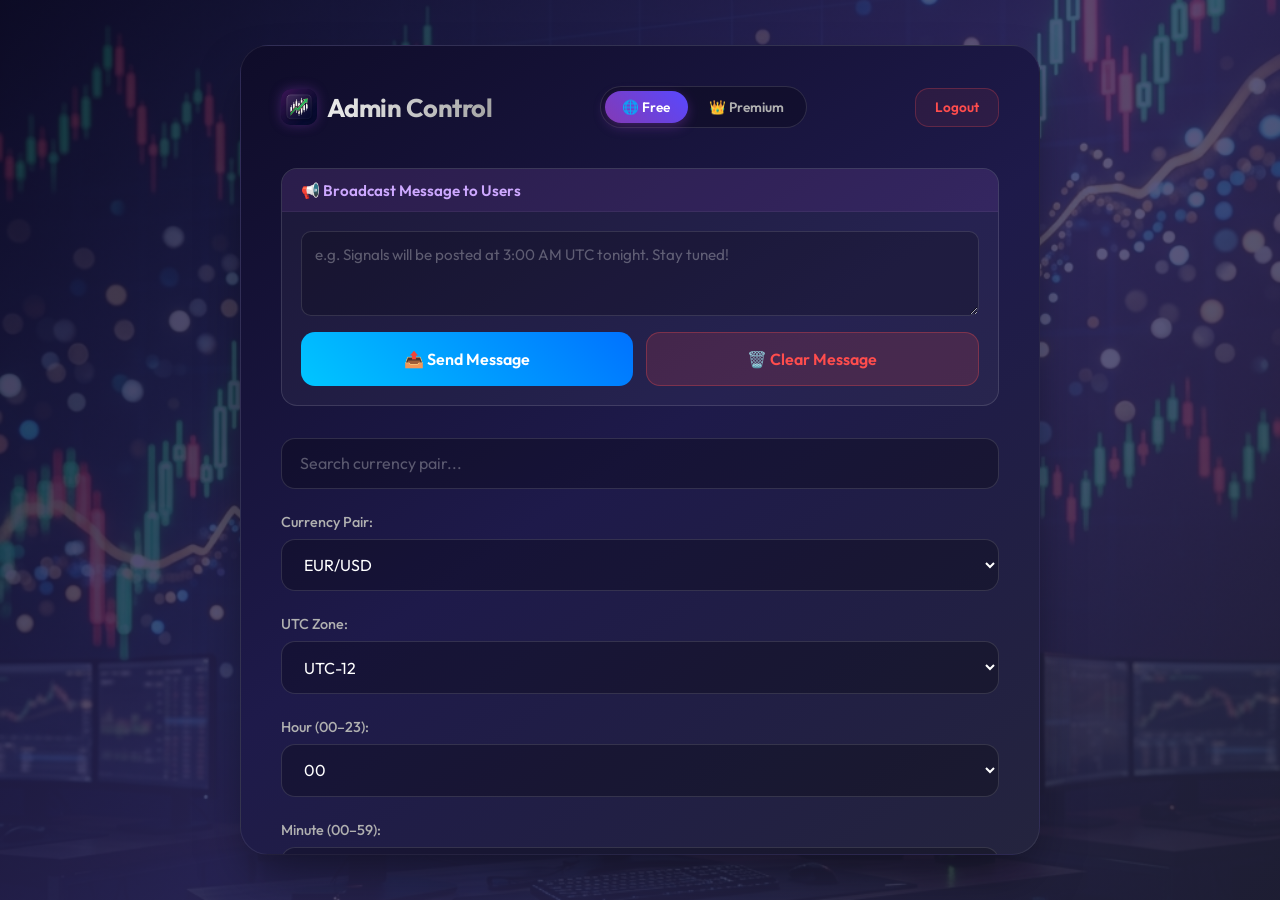
<file: admin.html>
<!DOCTYPE html>
<html lang="en">
<head>
  <meta charset="UTF-8">
  <meta name="viewport" content="width=device-width, initial-scale=1.0">
  <title>Admin Panel</title>
  <link rel="stylesheet" href="style.css">
</head>
<body>
  <div class="container">
    <!-- Top bar with logout -->
    <div class="topbar">
      <h2><img src="logo.png" alt="Logo" class="topbar-logo"> Admin Control</h2>

      <!-- Tier Toggle -->
      <div class="tier-toggle" id="tierToggle" title="Choose who this signal is for">
        <button type="button" class="tier-btn active" id="tierFree" onclick="setTier('free')">🌐 Free</button>
        <button type="button" class="tier-btn" id="tierPremium" onclick="setTier('premium')">👑 Premium</button>
      </div>

      <button id="logoutBtn" class="logout">Logout</button>
    </div>

    <!-- Admin Broadcast Message Section -->
    <div class="admin-broadcast-box">
      <div class="admin-broadcast-header">
        <span>📢 Broadcast Message to Users</span>
      </div>
      <div class="admin-broadcast-body">
        <textarea id="broadcastInput" rows="3" placeholder="e.g. Signals will be posted at 3:00 AM UTC tonight. Stay tuned!"></textarea>
        <div class="admin-broadcast-actions">
          <button type="button" id="sendMsgBtn" class="send-msg-btn">📤 Send Message</button>
          <button type="button" id="clearMsgBtn" class="clear-msg-btn">🗑️ Clear Message</button>
        </div>
        <p id="broadcastStatus" class="broadcast-status" style="display:none;"></p>
      </div>
    </div>

    <input type="text" id="searchPair" placeholder="Search currency pair...">

    <form id="signalForm">
      <label for="pair">Currency Pair:</label>
      <select id="pair" required>
        <option value="EUR/USD">EUR/USD</option>
        <option value="GBP/USD">GBP/USD</option>
        <option value="USD/JPY">USD/JPY</option>
        <option value="AUD/USD">AUD/USD</option>
        <option value="USD/INR">USD/INR</option>
        <option value="CAD/USD">CAD/USD</option>
        <option value="NZD/USD">NZD/USD</option>
        <option value="CHF/USD">CHF/USD</option>
      </select>

      <!-- UTC dropdown -->
      <label for="utcZone">UTC Zone:</label>
      <select id="utcZone" required>
        <option value="UTC-12">UTC-12</option>
        <option value="UTC-11">UTC-11</option>
        <option value="UTC-10">UTC-10</option>
        <option value="UTC-9">UTC-9</option>
        <option value="UTC-8">UTC-8</option>
        <option value="UTC-7">UTC-7</option>
        <option value="UTC-6">UTC-6</option>
        <option value="UTC-5">UTC-5</option>
        <option value="UTC-4">UTC-4</option>
        <option value="UTC-3">UTC-3</option>
        <option value="UTC-2">UTC-2</option>
        <option value="UTC-1">UTC-1</option>
        <option value="UTC">UTC</option>
        <option value="UTC+1">UTC+1</option>
        <option value="UTC+2">UTC+2</option>
        <option value="UTC+3">UTC+3</option>
        <option value="UTC+4">UTC+4</option>
        <option value="UTC+5">UTC+5</option>
        <option value="UTC+6">UTC+6</option>
        <option value="UTC+7">UTC+7</option>
        <option value="UTC+8">UTC+8</option>
        <option value="UTC+9">UTC+9</option>
        <option value="UTC+10">UTC+10</option>
        <option value="UTC+11">UTC+11</option>
        <option value="UTC+12">UTC+12</option>
        <option value="UTC+13">UTC+13</option>
        <option value="UTC+14">UTC+14</option>
      </select>

      <!-- Hour and Minute inputs -->
      <label for="hour">Hour (00–23):</label>
      <select id="hour" required>
        <option value="00">00</option>
        <option value="01">01</option>
        <option value="02">02</option>
        <option value="03">03</option>
        <option value="04">04</option>
        <option value="05">05</option>
        <option value="06">06</option>
        <option value="07">07</option>
        <option value="08">08</option>
        <option value="09">09</option>
        <option value="10">10</option>
        <option value="11">11</option>
        <option value="12">12</option>
        <option value="13">13</option>
        <option value="14">14</option>
        <option value="15">15</option>
        <option value="16">16</option>
        <option value="17">17</option>
        <option value="18">18</option>
        <option value="19">19</option>
        <option value="20">20</option>
        <option value="21">21</option>
        <option value="22">22</option>
        <option value="23">23</option>
      </select>

      <label for="minute">Minute (00–59):</label>
      <input type="number" id="minute" min="0" max="59" required placeholder="00">

      <label for="direction">Direction:</label>
      <select id="direction" required>
        <option value="Buy">Buy</option>
        <option value="Sell">Sell</option>
      </select>

      <label for="confidence">Confidence:</label>
      <select id="confidence" required>
        <option value="50">50%</option>
        <option value="60">60%</option>
        <option value="70">70%</option>
        <option value="80">80%</option>
        <option value="90">90%</option>
        <option value="100">100%</option>
      </select>

      <!-- NEW Martingale dropdown -->
      <label for="martingale">Martingale:</label>
      <select id="martingale" required>
        <option value="None">None</option>
        <option value="Martingale 2">Martingale 2</option>
        <option value="Martingale 3">Martingale 3</option>
      </select>

      <button type="submit">Send Signal</button>
    </form>

    <div id="adminSignals">
      <h3>Sent Signals</h3>
      <ul id="signalList"></ul>
    </div>
  </div>
  <script src="script.js"></script>
</body>
</html>
</file>
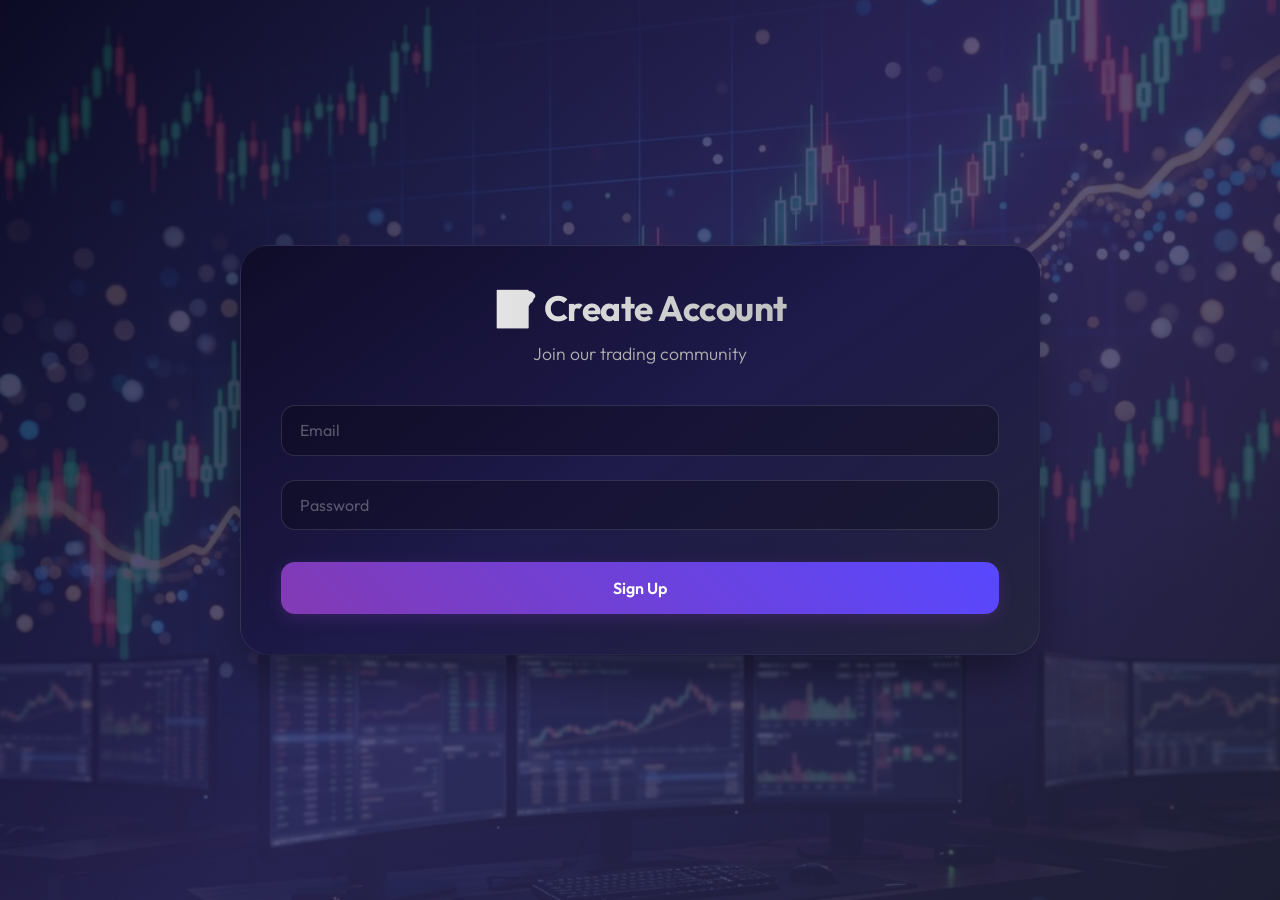
<file: signup.html>
<!DOCTYPE html>
<html lang="en">
<head>
  <meta charset="UTF-8">
  <meta name="viewport" content="width=device-width, initial-scale=1.0">
  <title>Trading App - Sign Up</title>
  <link rel="stylesheet" href="style.css">
</head>
<body>
  <div class="container">
    <h2>📝 Create Account</h2>
    <p class="subtitle">Join our trading community</p>
    <form id="signupForm">
      <input type="text" placeholder="Email" id="signupEmail" required>
      <input type="password" placeholder="Password" id="signupPassword" required>
      <button type="submit">Sign Up</button>
    </form>
  </div>
  <script src="script.js"></script>
</body>
</html>
</file>
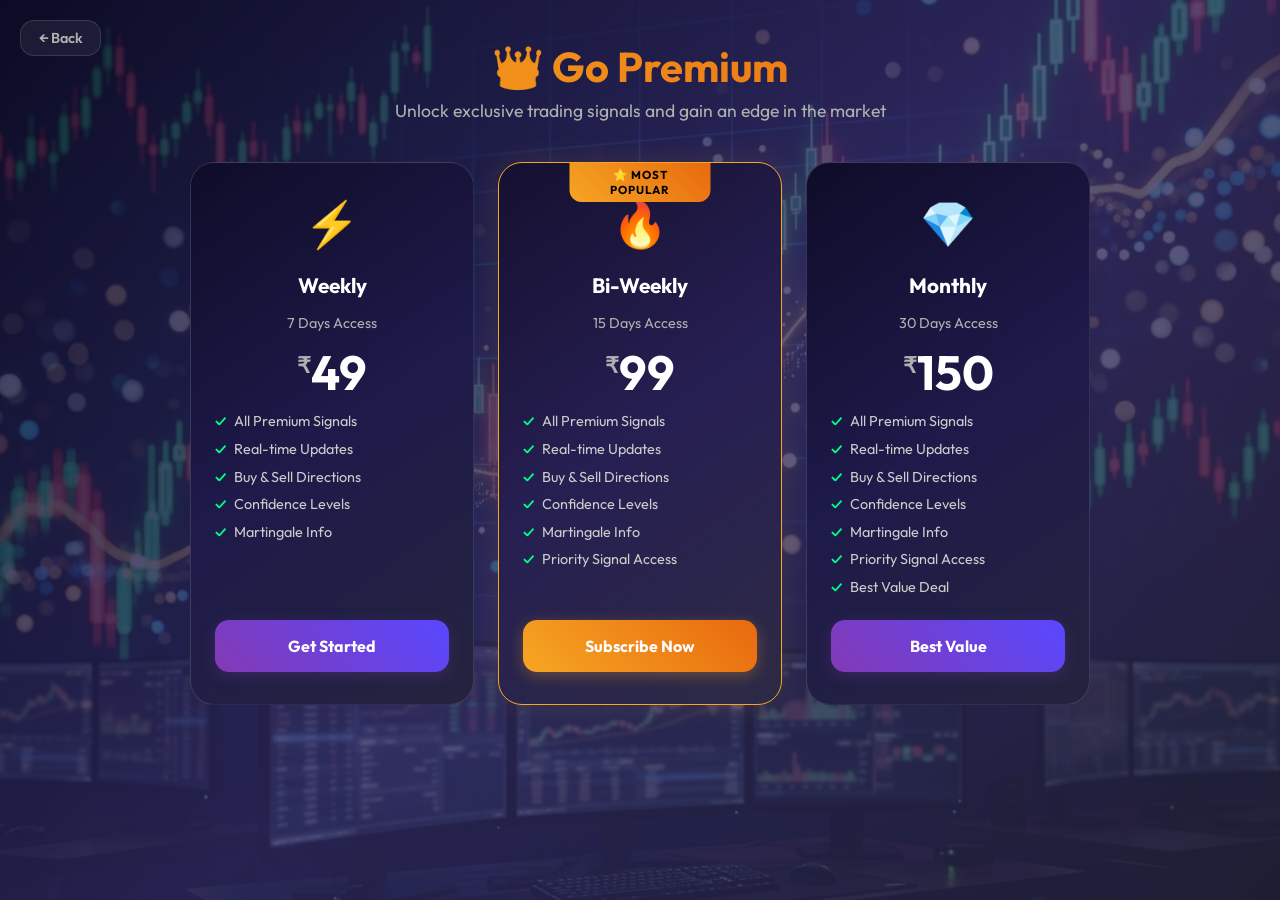
<file: subscription.html>
<!DOCTYPE html>
<html lang="en">
<head>
  <meta charset="UTF-8">
  <meta name="viewport" content="width=device-width, initial-scale=1.0">
  <title>Trading App - Go Premium</title>
  <link rel="stylesheet" href="style.css">
  <style>
    /* ── Subscription Page Specific Styles ── */
    body { align-items: flex-start; }

    .sub-wrapper {
      width: 100%;
      max-width: 900px;
      margin: 0 auto;
      padding: 20px 0 40px;
    }

    .sub-header {
      text-align: center;
      margin-bottom: 0.5rem;
    }

    .sub-header h1 {
      font-size: 2.6rem;
      font-weight: 700;
      background: linear-gradient(to right, #f6a623, #e8690e);
      -webkit-background-clip: text;
      -webkit-text-fill-color: transparent;
      margin-bottom: 0.4rem;
    }

    .sub-header p {
      color: var(--text-dim);
      font-size: 1.1rem;
      margin-bottom: 2.5rem;
    }

    .back-btn {
      position: fixed;
      top: 20px;
      left: 20px;
      width: auto;
      padding: 0.5rem 1.1rem;
      background: rgba(255,255,255,0.06);
      border: 1px solid var(--glass-border);
      color: var(--text-dim);
      font-size: 0.9rem;
      box-shadow: none;
      margin: 0;
      z-index: 100;
    }

    .back-btn:hover {
      background: var(--glass);
      color: #fff;
      transform: translateX(-3px);
      box-shadow: none;
    }

    /* Plans Grid */
    .plans-grid {
      display: grid;
      grid-template-columns: repeat(3, 1fr);
      gap: 1.5rem;
      margin-top: 1rem;
    }

    .plan-card {
      background: linear-gradient(145deg, #0f0c29, #1e1a4a, #24243e);
      border: 1px solid var(--glass-border);
      border-radius: 24px;
      padding: 2rem 1.5rem;
      text-align: center;
      display: flex;
      flex-direction: column;
      gap: 1rem;
      transition: transform 0.3s ease, box-shadow 0.3s ease, border-color 0.3s ease;
      position: relative;
      overflow: hidden;
    }

    .plan-card:hover {
      transform: translateY(-8px);
      box-shadow: 0 20px 40px rgba(0,0,0,0.4);
    }

    /* Popular card highlight */
    .plan-card.popular {
      border-color: #f6a623;
      background: linear-gradient(145deg, #151030, #261f52, #2d2a45); /* slightly golden-navy tint for popular */
      box-shadow: 0 0 30px rgba(246, 166, 35, 0.12);
    }

    .popular-badge {
      position: absolute;
      top: -1px;
      left: 50%;
      transform: translateX(-50%);
      background: linear-gradient(45deg, #f6a623, #e8690e);
      color: #000;
      font-size: 0.72rem;
      font-weight: 700;
      letter-spacing: 1px;
      text-transform: uppercase;
      padding: 5px 18px;
      border-radius: 0 0 12px 12px;
    }

    .plan-icon {
      font-size: 2.8rem;
      margin-bottom: 0.25rem;
    }

    .plan-name {
      font-size: 1.3rem;
      font-weight: 700;
      color: #fff;
    }

    .plan-duration {
      font-size: 0.9rem;
      color: var(--text-dim);
      font-weight: 400;
    }

    .plan-price {
      font-size: 3rem;
      font-weight: 700;
      line-height: 1;
      color: #fff;
    }

    .plan-price span.currency {
      font-size: 1.4rem;
      vertical-align: super;
      font-weight: 600;
      color: var(--text-dim);
    }

    .plan-price span.period {
      font-size: 1rem;
      color: var(--text-dim);
      font-weight: 400;
    }

    .plan-features {
      list-style: none;
      text-align: left;
      display: flex;
      flex-direction: column;
      gap: 0.6rem;
      flex: 1;
    }

    .plan-features li {
      font-size: 0.9rem;
      color: #ccc;
      display: flex;
      align-items: center;
      gap: 0.5rem;
    }

    .plan-features li::before {
      content: "✓";
      color: var(--success);
      font-weight: 700;
      font-size: 0.85rem;
      flex-shrink: 0;
    }

    .subscribe-btn {
      margin-top: 0.5rem;
      padding: 1rem;
      border-radius: 14px;
      font-size: 1rem;
      font-weight: 700;
      background: linear-gradient(45deg, var(--primary), #5848ff);
      box-shadow: 0 4px 15px rgba(131,58,180,0.25);
      border: none;
      color: #fff;
      cursor: pointer;
      width: 100%;
      transition: all 0.3s ease;
    }

    .subscribe-btn:hover {
      transform: translateY(-3px);
      box-shadow: 0 8px 25px rgba(131,58,180,0.45);
      filter: brightness(1.1);
    }

    .plan-card.popular .subscribe-btn {
      background: linear-gradient(45deg, #f6a623, #e8690e);
      box-shadow: 0 4px 15px rgba(246,166,35,0.3);
    }

    .plan-card.popular .subscribe-btn:hover {
      box-shadow: 0 8px 25px rgba(246,166,35,0.5);
    }

    /* Info Toast (Coming Soon) */
    .toast {
      position: fixed;
      bottom: 30px;
      left: 50%;
      transform: translateX(-50%) translateY(100px);
      background: linear-gradient(45deg, #f6a623, #e8690e);
      color: #000;
      font-weight: 700;
      padding: 1rem 2rem;
      border-radius: 50px;
      font-size: 1rem;
      z-index: 999;
      opacity: 0;
      transition: all 0.5s cubic-bezier(0.175,0.885,0.32,1.275);
      pointer-events: none;
      text-align: center;
      max-width: 90vw;
    }

    .toast.show {
      opacity: 1;
      transform: translateX(-50%) translateY(0);
    }

    /* Active plan notice */
    .active-plan-notice {
      text-align: center;
      background: rgba(0,255,136,0.08);
      border: 1px solid rgba(0,255,136,0.2);
      border-radius: 16px;
      padding: 1.25rem;
      color: var(--success);
      font-size: 1rem;
      margin-bottom: 1.5rem;
      display: none;
    }

    @media (max-width: 768px) {
      .plans-grid {
        grid-template-columns: 1fr;
        max-width: 360px;
        margin: 1rem auto 0;
      }

      .sub-header h1 { font-size: 2rem; }
    }
  </style>
</head>
<body>
  <button class="back-btn" onclick="window.location.href='welcome.html'">← Back</button>

  <div class="sub-wrapper">
    <div class="sub-header">
      <h1>👑 Go Premium</h1>
      <p>Unlock exclusive trading signals and gain an edge in the market</p>
    </div>

    <!-- Active plan notice (shown if already subscribed) -->
    <div class="active-plan-notice" id="activePlanNotice">
      ✅ You already have an active <strong id="activePlanName"></strong> plan — expires on <strong id="activePlanExpiry"></strong>
    </div>

    <!-- Plans Grid -->
    <div class="plans-grid">

      <!-- Weekly -->
      <div class="plan-card">
        <div class="plan-icon">⚡</div>
        <div class="plan-name">Weekly</div>
        <div class="plan-duration">7 Days Access</div>
        <div class="plan-price">
          <span class="currency">₹</span>49
        </div>
        <ul class="plan-features">
          <li>All Premium Signals</li>
          <li>Real-time Updates</li>
          <li>Buy &amp; Sell Directions</li>
          <li>Confidence Levels</li>
          <li>Martingale Info</li>
        </ul>
        <button class="subscribe-btn" onclick="subscribe('Weekly', 49, 7)">Get Started</button>
      </div>

      <!-- 15 Days (Popular) -->
      <div class="plan-card popular">
        <div class="popular-badge">⭐ Most Popular</div>
        <div class="plan-icon">🔥</div>
        <div class="plan-name">Bi-Weekly</div>
        <div class="plan-duration">15 Days Access</div>
        <div class="plan-price">
          <span class="currency">₹</span>99
        </div>
        <ul class="plan-features">
          <li>All Premium Signals</li>
          <li>Real-time Updates</li>
          <li>Buy &amp; Sell Directions</li>
          <li>Confidence Levels</li>
          <li>Martingale Info</li>
          <li>Priority Signal Access</li>
        </ul>
        <button class="subscribe-btn" onclick="subscribe('15 Days', 99, 15)">Subscribe Now</button>
      </div>

      <!-- Monthly -->
      <div class="plan-card">
        <div class="plan-icon">💎</div>
        <div class="plan-name">Monthly</div>
        <div class="plan-duration">30 Days Access</div>
        <div class="plan-price">
          <span class="currency">₹</span>150
        </div>
        <ul class="plan-features">
          <li>All Premium Signals</li>
          <li>Real-time Updates</li>
          <li>Buy &amp; Sell Directions</li>
          <li>Confidence Levels</li>
          <li>Martingale Info</li>
          <li>Priority Signal Access</li>
          <li>Best Value Deal</li>
        </ul>
        <button class="subscribe-btn" onclick="subscribe('Monthly', 150, 30)">Best Value</button>
      </div>

    </div>
  </div>

  <!-- Success Toast -->
  <div class="toast" id="toast">🎉 Subscribed! Redirecting...</div>

  <script>
    // Check if user already has active plan
    window.addEventListener("DOMContentLoaded", function() {
      const plan   = localStorage.getItem("planName");
      const expiry = localStorage.getItem("planExpiry");

      if (plan && expiry) {
        const expiryDate = new Date(parseInt(expiry, 10));
        if (expiryDate > new Date()) {
          const notice = document.getElementById("activePlanNotice");
          document.getElementById("activePlanName").textContent   = plan;
          document.getElementById("activePlanExpiry").textContent = expiryDate.toLocaleDateString("en-IN", { day: "numeric", month: "long", year: "numeric" });
          notice.style.display = "block";
        } else {
          // expired — clear plan
          localStorage.removeItem("userPlan");
          localStorage.removeItem("planName");
          localStorage.removeItem("planExpiry");
        }
      }
    });

    function subscribe(planName, price, days) {
      // Payment integration not yet added.
      // Do NOT activate premium until payment is confirmed.
      const toast = document.getElementById("toast");
      toast.textContent = `⏳ Payment for ${planName} (₹${price}) coming soon! Stay tuned.`;
      toast.classList.add("show");

      // Auto-hide after 3 seconds
      setTimeout(function() {
        toast.classList.remove("show");
      }, 3000);
    }
  </script>
</body>
</html>
</file>
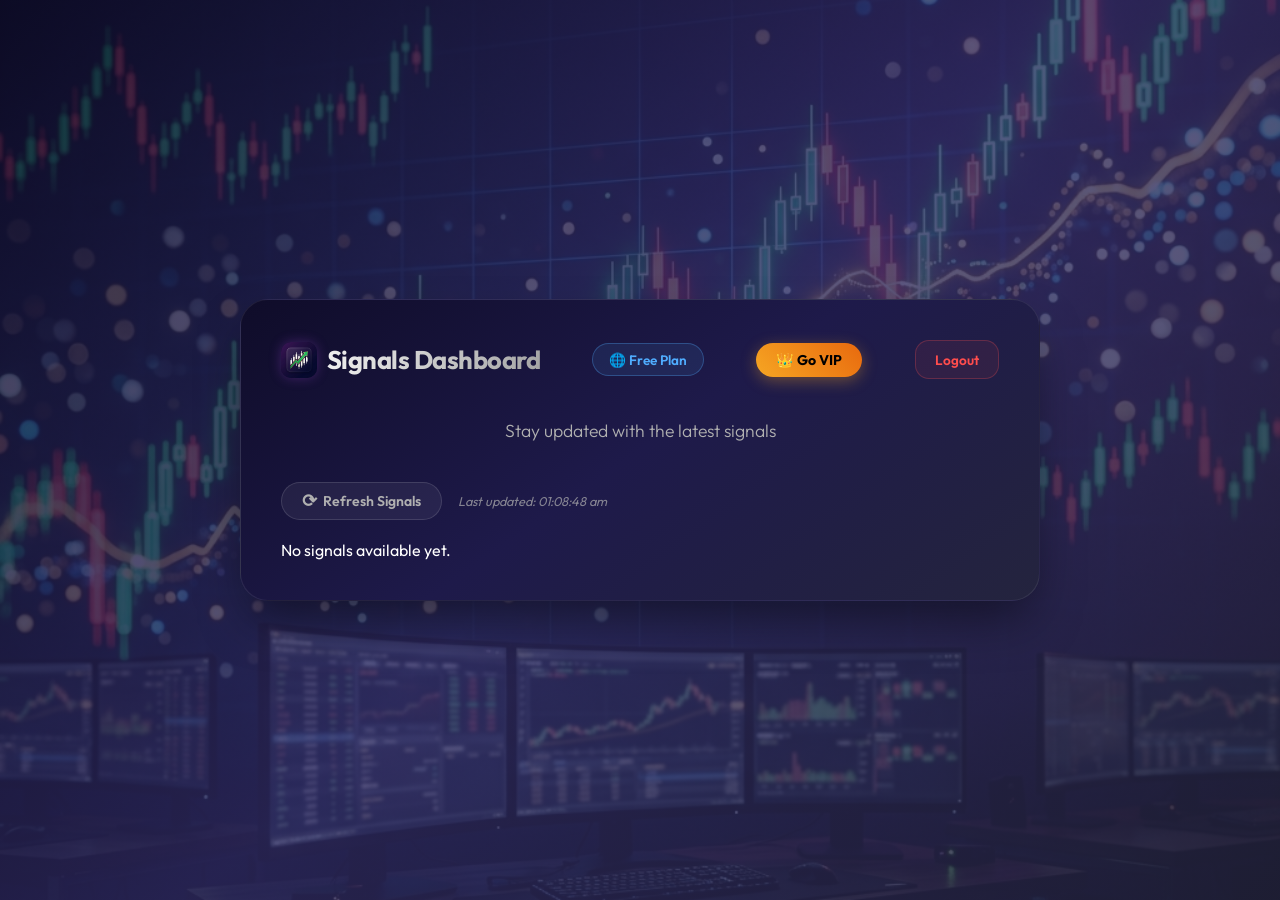
<file: welcome.html>
<!DOCTYPE html>
<html lang="en">
<head>
  <meta charset="UTF-8">
  <meta name="viewport" content="width=device-width, initial-scale=1.0">
  <title>Trading App - Signals</title>
  <link rel="stylesheet" href="style.css">
</head>
<body>
  <div class="container">
    <!-- Top bar with plan badge and logout -->
    <div class="topbar">
      <h2><img src="logo.png" alt="Logo" class="topbar-logo"> Signals Dashboard</h2>
      <div class="plan-badge" id="planBadge">🌐 Free Plan</div>
      <button class="vip-btn" id="vipBtn" onclick="window.location.href='subscription.html'">👑 Go VIP</button>
      <button id="logoutBtn" class="logout">Logout</button>
    </div>

    <p class="subtitle" id="dashboardSubtitle">Stay updated with the latest signals</p>

    <!-- Admin Broadcast Message Banner -->
    <div class="admin-msg-banner" id="adminMsgBanner" style="display:none;">
      <span class="admin-msg-icon">📢</span>
      <div class="admin-msg-body">
        <span class="admin-msg-label">Admin Message</span>
        <span class="admin-msg-text" id="adminMsgText"></span>
      </div>
      <span class="admin-msg-time" id="adminMsgTime"></span>
    </div>

    <div class="refresh-bar">
      <button class="refresh-btn" id="refreshBtn" onclick="displayWelcomeSignals()" title="Refresh signals">
        <span class="refresh-icon">⟳</span> Refresh Signals
      </button>
      <span class="last-updated" id="lastUpdated"></span>
    </div>

    <div id="signalTableContainer"></div>
  </div>
  <script src="script.js"></script>
</body>
</html>
</file>
<file: style.css>
@import url('https://fonts.googleapis.com/css2?family=Outfit:wght@300;400;600;700&display=swap');

:root {
  --primary: #833ab4;
  --secondary: #fd1d1d;
  --accent: #fcb045;
  --bg-dark: #0f0c29;
  --bg-mid: #302b63;
  --bg-light: #24243e;
  --glass: rgba(255, 255, 255, 0.05);
  --glass-border: rgba(255, 255, 255, 0.125);
  --text-main: #ffffff;
  --text-dim: #b0b0b0;
  --success: #00ff88;
  --error: #ff4d4d;
  --warning: #ffcc00;
  --font: 'Outfit', sans-serif;
}

/* Reset & Base */
* {
  margin: 0;
  padding: 0;
  box-sizing: border-box;
}

body {
  font-family: var(--font);
  /* Trading background image with dark overlay */
  background:
    linear-gradient(135deg,
      rgba(15, 12, 41, 0.82),
      rgba(48, 43, 99, 0.78),
      rgba(36, 36, 62, 0.82)),
    url('bg.png') center center / cover fixed no-repeat;
  background-size: cover, cover;
  color: var(--text-main);
  min-height: 100vh;
  display: flex;
  justify-content: center;
  align-items: center;
  overflow-x: hidden;
  padding: 20px;
}

/* Container */
.container {
  background: linear-gradient(145deg, #0f0c29, #1e1a4a, #24243e);
  backdrop-filter: blur(8px);
  -webkit-backdrop-filter: blur(8px);
  padding: 2.5rem;
  border-radius: 28px;
  width: 100%;
  max-width: 800px;
  border: 1px solid rgba(255, 255, 255, 0.08);

  box-shadow: 0 25px 50px -12px rgba(0, 0, 0, 0.5);
  animation: fadeIn 0.8s cubic-bezier(0.16, 1, 0.3, 1);
  position: relative;
  overflow-y: auto;
  max-height: 90vh;
}

@keyframes fadeIn {
  from { opacity: 0; transform: translateY(20px); }
  to { opacity: 1; transform: translateY(0); }
}

/* Scrollbar styling */
.container::-webkit-scrollbar {
  width: 6px;
}
.container::-webkit-scrollbar-track {
  background: transparent;
}
.container::-webkit-scrollbar-thumb {
  background: rgba(255, 255, 255, 0.1);
  border-radius: 10px;
}

/* Header & Typography */
h2 {
  font-size: 2.2rem;
  font-weight: 700;
  margin-bottom: 0.75rem;
  text-align: center;
  background: linear-gradient(to right, #fff, #a5a5a5);
  -webkit-background-clip: text;
  -webkit-text-fill-color: transparent;
  letter-spacing: -0.5px;
}

h3 {
  margin: 1.5rem 0 1rem;
  font-size: 1.25rem;
  color: var(--text-main);
  border-left: 3px solid var(--primary);
  padding-left: 10px;
}

.subtitle {
  text-align: center;
  color: var(--text-dim);
  font-size: 1.1rem;
  margin-bottom: 2.5rem;
  font-weight: 300;
}

/* Topbar */
.topbar {
  display: flex;
  justify-content: space-between;
  align-items: center;
  margin-bottom: 2.5rem;
  gap: 1rem;
  flex-wrap: wrap;
}

.topbar h2 {
  margin-bottom: 0;
  font-size: 1.6rem;
  text-align: left;
  display: flex;
  align-items: center;
  gap: 0.6rem;
}

.topbar-logo {
  width: 36px;
  height: 36px;
  border-radius: 10px;
  object-fit: cover;
  box-shadow: 0 0 12px rgba(131, 58, 180, 0.4);
  flex-shrink: 0;
}

/* ─── Tier Toggle (Admin) ─────────────────────────────────────── */
.tier-toggle {
  display: flex;
  background: rgba(0,0,0,0.25);
  border: 1px solid var(--glass-border);
  border-radius: 50px;
  padding: 4px;
  gap: 4px;
}

.tier-btn {
  width: auto;
  margin: 0;
  padding: 0.45rem 1.1rem;
  border-radius: 50px;
  border: none;
  font-size: 0.85rem;
  font-weight: 600;
  cursor: pointer;
  background: transparent;
  color: var(--text-dim);
  box-shadow: none;
  transition: all 0.3s ease;
}

.tier-btn.active {
  background: linear-gradient(45deg, var(--primary), #5848ff);
  color: #fff;
  box-shadow: 0 4px 12px rgba(131, 58, 180, 0.4);
}

.tier-btn.active:hover {
  transform: none;
  filter: brightness(1.05);
}

/* Premium active state styling */
#tierPremium.active {
  background: linear-gradient(45deg, #f6a623, #e8690e);
  box-shadow: 0 4px 12px rgba(246, 166, 35, 0.4);
}

/* ─── Plan Badge (Welcome Page) ───────────────────────────────── */
.plan-badge {
  display: inline-flex;
  align-items: center;
  gap: 0.3rem;
  padding: 0.4rem 1rem;
  border-radius: 50px;
  font-size: 0.85rem;
  font-weight: 600;
  border: 1px solid;
}

.free-plan {
  background: rgba(79, 172, 254, 0.1);
  color: #4facfe;
  border-color: rgba(79, 172, 254, 0.3);
}

.premium-plan {
  background: rgba(246, 166, 35, 0.12);
  color: #f6a623;
  border-color: rgba(246, 166, 35, 0.35);
}

/* ─── VIP / Go Premium Button (Welcome Page) ─────────────────── */
.vip-btn {
  width: auto;
  margin: 0;
  padding: 0.5rem 1.25rem;
  border-radius: 50px;
  background: linear-gradient(45deg, #f6a623, #e8690e);
  color: #000;
  font-size: 0.88rem;
  font-weight: 700;
  cursor: pointer;
  border: none;
  box-shadow: 0 4px 15px rgba(246, 166, 35, 0.35);
  animation: vipPulse 2.5s ease-in-out infinite;
  transition: all 0.3s ease;
}

.vip-btn:hover {
  transform: translateY(-3px) scale(1.04);
  box-shadow: 0 8px 25px rgba(246, 166, 35, 0.55);
  filter: brightness(1.08);
}

@keyframes vipPulse {
  0%, 100% { box-shadow: 0 4px 15px rgba(246, 166, 35, 0.35); }
  50%       { box-shadow: 0 4px 25px rgba(246, 166, 35, 0.65); }
}

/* ─── Tier Badges (inline in table / admin list) ──────────────── */
.tier-badge {
  display: inline-block;
  padding: 3px 10px;
  border-radius: 50px;
  font-size: 0.75rem;
  font-weight: 700;
  margin-right: 4px;
  vertical-align: middle;
}

.free-badge {
  background: rgba(79, 172, 254, 0.12);
  color: #4facfe;
  border: 1px solid rgba(79, 172, 254, 0.3);
}

.premium-badge {
  background: rgba(246, 166, 35, 0.12);
  color: #f6a623;
  border: 1px solid rgba(246, 166, 35, 0.3);
}

/* Labels */
label {
  display: block;
  margin-bottom: 0.5rem;
  font-size: 0.9rem;
  color: var(--text-dim);
  font-weight: 500;
}

/* ─── Refresh Bar (Welcome Page) ─────────────────────────────── */
.refresh-bar {
  display: flex;
  align-items: center;
  gap: 1rem;
  margin-bottom: 1.25rem;
  flex-wrap: wrap;
}

.refresh-btn {
  width: auto;
  margin: 0;
  padding: 0.55rem 1.25rem;
  border-radius: 50px;
  background: rgba(255, 255, 255, 0.06);
  border: 1px solid var(--glass-border);
  color: var(--text-dim);
  font-size: 0.88rem;
  font-weight: 600;
  cursor: pointer;
  box-shadow: none;
  transition: all 0.25s ease;
  display: flex;
  align-items: center;
  gap: 0.4rem;
}

.refresh-btn:hover {
  background: rgba(255, 255, 255, 0.1);
  border-color: rgba(255,255,255,0.3);
  color: #fff;
  transform: none;
  box-shadow: none;
}

.refresh-icon {
  display: inline-block;
  font-size: 1.1rem;
  line-height: 1;
  transition: transform 0.6s ease;
}

@keyframes spin {
  from { transform: rotate(0deg); }
  to   { transform: rotate(360deg); }
}

.refresh-icon.spinning {
  animation: spin 0.6s linear;
}

.last-updated {
  font-size: 0.8rem;
  color: var(--text-dim);
  opacity: 0.7;
  font-style: italic;
}

/* Inputs */
input, select {
  width: 100%;
  padding: 0.9rem 1.1rem;
  margin-bottom: 1.5rem;
  background: rgba(0, 0, 0, 0.25);
  border: 1px solid var(--glass-border);
  border-radius: 14px;
  color: #fff;
  font-family: var(--font);
  font-size: 1rem;
  transition: all 0.3s cubic-bezier(0.4, 0, 0.2, 1);
  outline: none;
}

/* Fix for white text on white background in dropdowns */
select option {
  background-color: var(--bg-dark);
  color: #fff;
}

input:focus, select:focus {
  border-color: var(--primary);
  background: rgba(131, 58, 180, 0.12);
  box-shadow: 0 0 0 4px rgba(131, 58, 180, 0.2);
}

::placeholder {
  color: rgba(255, 255, 255, 0.3);
}

/* Buttons */
button {
  width: 100%;
  padding: 1rem;
  margin-top: 0.5rem;
  border: none;
  border-radius: 14px;
  background: linear-gradient(45deg, var(--primary), #5848ff);
  color: #fff;
  font-family: var(--font);
  font-size: 1rem;
  font-weight: 600;
  cursor: pointer;
  transition: all 0.3s cubic-bezier(0.175, 0.885, 0.32, 1.275);
  box-shadow: 0 4px 15px rgba(131, 58, 180, 0.25);
}

button:hover {
  transform: translateY(-3px);
  box-shadow: 0 8px 25px rgba(131, 58, 180, 0.4);
  filter: brightness(1.1);
}

button:active {
  transform: translateY(0);
}

#signupBtn {
  background: rgba(255, 255, 255, 0.03);
  border: 1px solid var(--glass-border);
  margin-top: 1.25rem;
  box-shadow: none;
  color: var(--text-dim);
}

#signupBtn:hover {
  border-color: #fff;
  color: #fff;
  background: var(--glass);
}

.logout {
  width: auto;
  padding: 0.6rem 1.2rem;
  background: rgba(255, 77, 77, 0.08);
  border: 1px solid rgba(255, 77, 77, 0.25);
  color: var(--error);
  font-size: 0.85rem;
  box-shadow: none;
  margin-top: 0;
}

.logout:hover {
  background: var(--error);
  color: #fff;
  box-shadow: 0 4px 15px rgba(255, 77, 77, 0.3);
}

/* Signal List (Admin) */
#signalList {
  list-style: none;
  margin-top: 1rem;
  display: grid;
  grid-template-columns: 1fr;
  gap: 1.25rem;
}

#signalList li {
  background: rgba(255, 255, 255, 0.04);
  padding: 1.5rem;
  border-radius: 20px;
  border: 1px solid var(--glass-border);
  display: flex;
  flex-direction: column;
  gap: 1.25rem;
  transition: transform 0.3s ease, background 0.3s ease;
}

#signalList li:hover {
  background: rgba(255, 255, 255, 0.07);
  transform: translateY(-2px);
}

.signal-info {
  font-size: 1rem;
  line-height: 1.4;
  color: #efefef;
}

.signal-info strong {
  color: var(--success);
  font-size: 1.1rem;
}

.action-buttons {
  display: flex;
  gap: 0.75rem;
  flex-wrap: wrap;
}

.action-buttons button {
  flex: 1;
  min-width: 100px;
  margin-top: 0;
  padding: 0.75rem;
  font-size: 0.85rem;
  box-shadow: none;
}

.action-buttons button:nth-child(1) { background: var(--success); color: #000; }
.action-buttons button:nth-child(2) { background: var(--error); }
.delete-btn {
  background: linear-gradient(45deg, #ff416c, #ff4b2b) !important;
  color: #fff !important;
}

.delete-btn:hover {
  box-shadow: 0 8px 15px rgba(255, 65, 108, 0.3) !important;
}

/* Table Design */
.tableWrapper {
  overflow-x: auto;
  border-radius: 18px;
  border: 1px solid var(--glass-border);
  background: rgba(0,0,0,0.15);
  margin-top: 1rem;
}

.signalTable {
  width: 100%;
  border-collapse: collapse;
  min-width: 600px;
}

.signalTable th {
  background: rgba(255,255,255,0.04);
  padding: 1.25rem 1.1rem;
  text-align: left;
  font-weight: 600;
  text-transform: uppercase;
  font-size: 0.75rem;
  letter-spacing: 1.2px;
  color: var(--text-dim);
  border-bottom: 1px solid var(--glass-border);
}

.signalTable td {
  padding: 1.25rem 1.1rem;
  border-bottom: 1px solid rgba(255,255,255,0.03);
  font-size: 0.95rem;
}

.signalTable tr:last-child td {
  border-bottom: none;
}

.signalTable tr:hover {
  background: rgba(255,255,255,0.02);
}

/* Badges */
.buy { color: var(--success); font-weight: 700; text-transform: uppercase; font-size: 0.85rem; }
.sell { color: var(--error); font-weight: 700; text-transform: uppercase; font-size: 0.85rem; }

.profit { color: var(--success); font-weight: 600; }
.loss { color: var(--error); font-weight: 600; }
.pending { color: var(--warning); font-weight: 600; }

/* ─── Locked Premium Rows (Welcome Page) ─────────────────────── */
.locked-row {
  opacity: 0.7;
}

.locked-cell {
  color: rgba(255,255,255,0.35);
  font-style: italic;
  letter-spacing: 0.3px;
  user-select: none;
}

.upgrade-hint {
  color: #f6a623;
  font-weight: 600;
  font-style: normal;
}

/* ─── Signal Card Grid (Welcome Page) ────────────────────────── */
.signals-grid {
  display: grid;
  grid-template-columns: repeat(auto-fill, minmax(280px, 1fr));
  gap: 1.1rem;
  margin-top: 0.5rem;
}

.signal-card {
  background: rgba(255, 255, 255, 0.04);
  border: 1px solid var(--glass-border);
  border-radius: 20px;
  padding: 1.25rem 1.3rem;
  display: flex;
  flex-direction: column;
  gap: 0.9rem;
  transition: transform 0.25s ease, box-shadow 0.25s ease, background 0.25s ease;
  animation: fadeIn 0.4s ease both;
}

.signal-card:hover {
  transform: translateY(-5px);
  box-shadow: 0 16px 32px rgba(0,0,0,0.35);
  background: rgba(255,255,255,0.07);
}

/* Card Header — Pair + Direction */
.sc-header {
  display: flex;
  justify-content: space-between;
  align-items: center;
}

.sc-pair {
  font-size: 1.25rem;
  font-weight: 700;
  color: #fff;
  letter-spacing: 0.5px;
}

.sc-direction {
  font-size: 0.85rem;
  font-weight: 800;
  letter-spacing: 1.5px;
  text-transform: uppercase;
  padding: 0.35rem 0.9rem;
  border-radius: 50px;
}

.sc-direction.buy {
  background: rgba(0, 255, 136, 0.12);
  color: var(--success);
  border: 1px solid rgba(0, 255, 136, 0.25);
}

.sc-direction.sell {
  background: rgba(255, 77, 77, 0.12);
  color: var(--error);
  border: 1px solid rgba(255, 77, 77, 0.25);
}

/* Meta info 2×2 grid */
.sc-meta {
  display: grid;
  grid-template-columns: 1fr 1fr;
  gap: 0.65rem 0.5rem;
}

.sc-meta-item {
  display: flex;
  flex-direction: column;
  gap: 0.15rem;
}

.sc-label {
  font-size: 0.72rem;
  color: var(--text-dim);
  font-weight: 500;
  text-transform: uppercase;
  letter-spacing: 0.5px;
}

.sc-value {
  font-size: 0.95rem;
  font-weight: 600;
  color: #e8e8e8;
}

/* Confidence Bar */
.sc-confidence-bar {
  height: 5px;
  background: rgba(255,255,255,0.08);
  border-radius: 10px;
  overflow: hidden;
}

.sc-confidence-fill {
  height: 100%;
  border-radius: 10px;
  background: linear-gradient(to right, var(--primary), #4facfe);
  transition: width 0.6s ease;
}

/* Card Footer */
.sc-footer {
  display: flex;
  align-items: center;
  justify-content: space-between;
}

.sc-result-wrap {
  display: flex;
  flex-direction: row;
  align-items: center;
  gap: 0.55rem;
}

.sc-result-label {
  font-size: 0.72rem;
  color: var(--text-dim);
  font-weight: 600;
  text-transform: uppercase;
  letter-spacing: 0.5px;
  white-space: nowrap;
}

.sc-result-pill {
  display: inline-block;
  padding: 0.28rem 0.85rem;
  border-radius: 50px;
  font-size: 0.9rem;
  font-weight: 800;
  letter-spacing: 0.8px;
}

.sc-result-pill.pending {
  background: rgba(255, 204, 0, 0.12);
  color: var(--warning);
  border: 1px solid rgba(255, 204, 0, 0.25);
}

.sc-result-pill.profit {
  background: rgba(0, 255, 136, 0.12);
  color: var(--success);
  border: 1px solid rgba(0, 255, 136, 0.25);
}

.sc-result-pill.loss {
  background: rgba(255, 77, 77, 0.12);
  color: var(--error);
  border: 1px solid rgba(255, 77, 77, 0.25);
}

/* Locked Card */
.locked-card {
  border-color: rgba(246, 166, 35, 0.18);
  background: rgba(246, 166, 35, 0.04);
  opacity: 0.75;
}

.locked-card-body {
  display: flex;
  align-items: center;
  gap: 0.9rem;
  padding: 0.5rem 0;
}

.lock-icon {
  font-size: 1.8rem;
  line-height: 1;
}

.locked-title {
  font-size: 1rem;
  font-weight: 700;
  color: #ccc;
}

.locked-sub {
  font-size: 0.82rem;
  margin-top: 0.2rem;
}

/* ─── Admin Broadcast Banner (Welcome Page) ────────────────────── */
.admin-msg-banner {
  display: flex;
  align-items: center;
  gap: 1rem;
  background: linear-gradient(90deg, rgba(131, 58, 180, 0.15), rgba(79, 172, 254, 0.05));
  border: 1px solid rgba(131, 58, 180, 0.3);
  border-left: 4px solid var(--primary);
  padding: 1rem 1.2rem;
  border-radius: 12px;
  margin-bottom: 2rem;
  animation: slideDown 0.4s ease-out;
}

@keyframes slideDown {
  from { opacity: 0; transform: translateY(-10px); }
  to { opacity: 1; transform: translateY(0); }
}

.admin-msg-icon {
  font-size: 1.5rem;
}

.admin-msg-body {
  flex: 1;
  display: flex;
  flex-direction: column;
  gap: 0.2rem;
}

.admin-msg-label {
  font-size: 0.75rem;
  text-transform: uppercase;
  font-weight: 700;
  color: #cda8ff;
  letter-spacing: 1px;
}

.admin-msg-text {
  font-size: 0.95rem;
  color: #fff;
  line-height: 1.4;
}

.admin-msg-time {
  font-size: 0.75rem;
  color: var(--text-dim);
  font-style: italic;
  white-space: nowrap;
}

/* ─── Admin Broadcast Box (Admin Page) ───────────────────────── */
.admin-broadcast-box {
  background: rgba(255, 255, 255, 0.04);
  border: 1px solid var(--glass-border);
  border-radius: 16px;
  margin-bottom: 2rem;
  overflow: hidden;
}

.admin-broadcast-header {
  background: rgba(131, 58, 180, 0.15);
  padding: 0.7rem 1.2rem;
  font-weight: 600;
  font-size: 0.95rem;
  color: #cda8ff;
  border-bottom: 1px solid rgba(255, 255, 255, 0.05);
}

.admin-broadcast-body {
  padding: 1.2rem;
  display: flex;
  flex-direction: column;
  gap: 1rem;
}

.admin-broadcast-body textarea {
  width: 100%;
  background: rgba(0, 0, 0, 0.2);
  border: 1px solid var(--glass-border);
  border-radius: 10px;
  padding: 0.8rem;
  color: #fff;
  font-family: var(--font);
  font-size: 0.95rem;
  resize: vertical;
  margin-bottom: 0;
}

.admin-broadcast-body textarea:focus {
  border-color: var(--primary);
  outline: none;
}

.admin-broadcast-actions {
  display: flex;
  gap: 0.8rem;
}

.send-msg-btn {
  background: linear-gradient(45deg, #00c6ff, #0072ff);
  margin-top: 0;
  box-shadow: none;
}

.clear-msg-btn {
  background: rgba(255, 77, 77, 0.15);
  color: var(--error);
  border: 1px solid rgba(255, 77, 77, 0.3);
  margin-top: 0;
  box-shadow: none;
}

.clear-msg-btn:hover {
  background: var(--error);
  color: #fff;
}

.broadcast-status {
  font-size: 0.85rem;
  text-align: right;
  margin-top: -0.5rem;
}

/* Responsive */
@media (max-width: 768px) {
  .container {
    padding: 1.75rem;
    max-width: 95%;
  }

  .tier-toggle {
    order: 3;
    width: 100%;
    justify-content: center;
  }

  .signals-grid {
    grid-template-columns: 1fr;
  }
  
  .admin-msg-banner {
    flex-direction: column;
    align-items: flex-start;
    gap: 0.5rem;
  }
  
  .admin-msg-time {
    align-self: flex-end;
  }

  .admin-broadcast-actions {
    flex-direction: column;
  }
}
</file>
